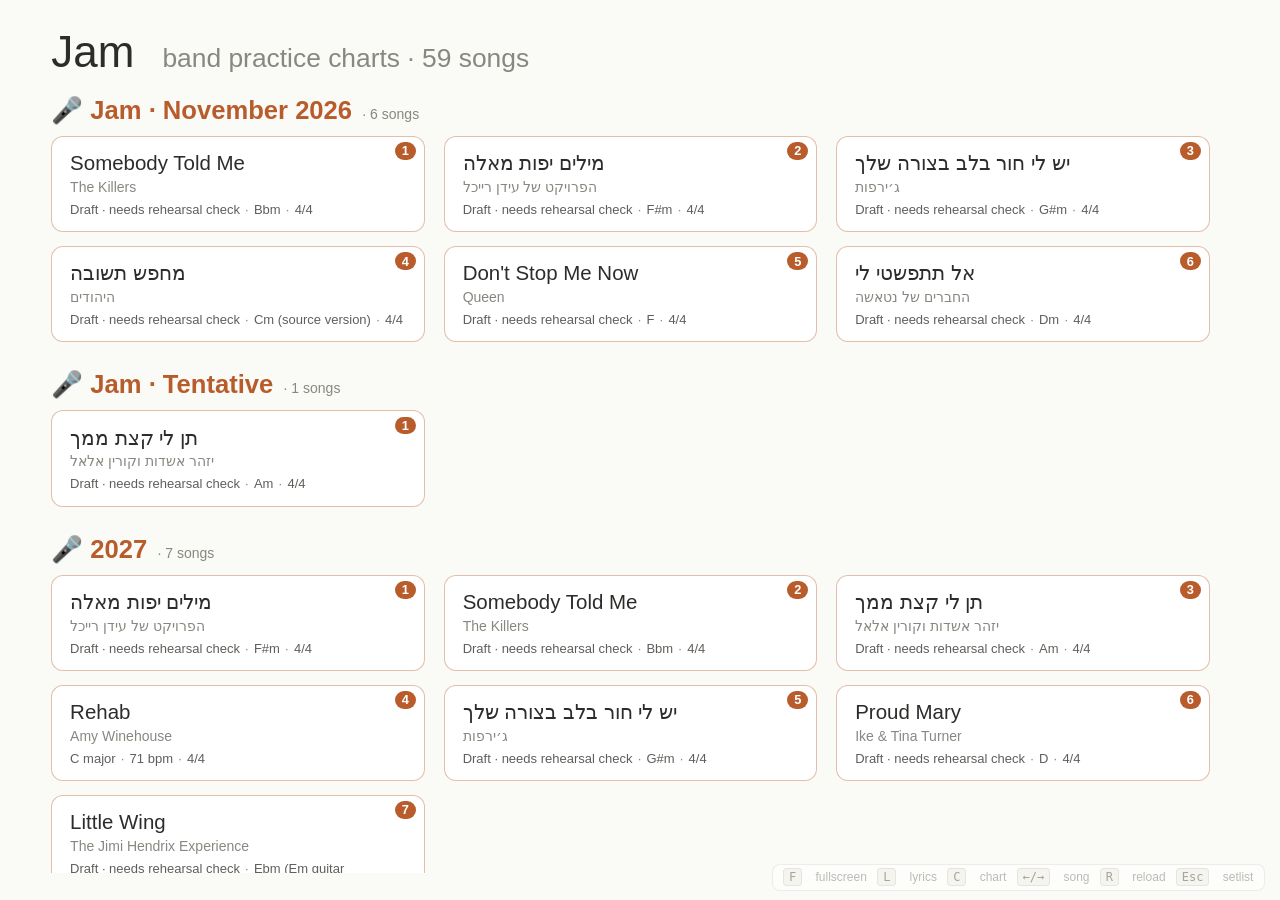
<file: index.html>
<!DOCTYPE html>
<html lang="en">
<head>
<meta charset="UTF-8">
<meta name="viewport" content="width=device-width,initial-scale=1,viewport-fit=cover">
<title>Jam — band practice charts</title>
<link rel="stylesheet" href="styles.css">
</head>
<body>
  <div id="root"></div>
  <div id="hud" class="hud" aria-hidden="true">
    <span class="hud-key">F</span> fullscreen
    <span class="hud-key">L</span> lyrics
    <span class="hud-key">C</span> chart
    <span class="hud-key">←/→</span> song
    <span class="hud-key">R</span> reload
    <span class="hud-key">Esc</span> setlist
  </div>
  <script src="chord-renderer.js"></script>
  <script src="app.js"></script>
</body>
</html>
</file>
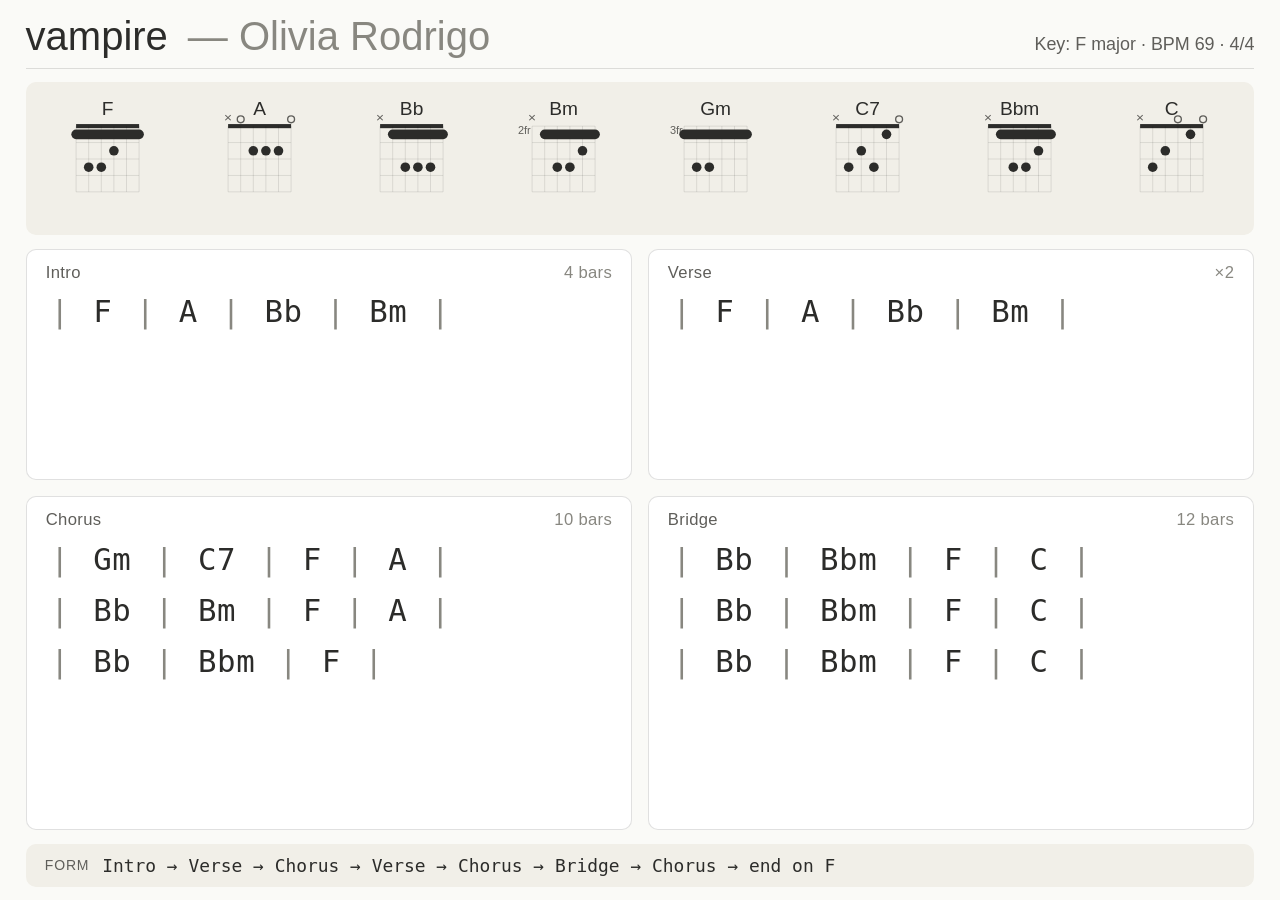
<file: vampire-chord-chart.html>
<!DOCTYPE html>
<html lang="en">
<head>
<meta charset="UTF-8">
<title>vampire — chord chart</title>
<style>
  :root{
    --bg:#fafaf7;--surface:#ffffff;--surface-2:#f1efe8;
    --text:#2c2c2a;--text-2:#5f5e5a;--text-3:#888780;
    --border:rgba(0,0,0,0.12);
  }
  @media (prefers-color-scheme: dark){
    :root{--bg:#1c1c1b;--surface:#262624;--surface-2:#2c2c2a;
      --text:#f1efe8;--text-2:#b4b2a9;--text-3:#888780;--border:rgba(255,255,255,0.15);}
  }
  *{box-sizing:border-box;margin:0;padding:0}
  html,body{height:100%}
  body{
    background:var(--bg);color:var(--text);
    font-family:-apple-system,BlinkMacSystemFont,"Segoe UI",sans-serif;
    padding:1.5vh 2vw;display:flex;flex-direction:column;gap:1.5vh;
  }
  .head{
    display:flex;justify-content:space-between;align-items:baseline;
    padding-bottom:1vh;border-bottom:1px solid var(--border);
  }
  .title{font-size:clamp(22px,3.2vw,40px);font-weight:500}
  .title .artist{color:var(--text-3);font-weight:400;margin-left:0.5em}
  .meta{font-size:clamp(13px,1.4vw,18px);color:var(--text-2)}
  .chords-row{
    display:grid;grid-template-columns:repeat(8,1fr);gap:1vw;
    padding:1.5vh 1vw;background:var(--surface-2);border-radius:10px;
    justify-items:center;
  }
  .chords-row svg{width:100%;height:auto;max-height:14vh}
  .sections{
    display:grid;grid-template-columns:1fr 1fr;gap:1.2vw;
    flex:1;min-height:0;
  }
  .sec{
    background:var(--surface);border:1px solid var(--border);
    border-radius:10px;padding:1.5vh 1.5vw;
    display:flex;flex-direction:column;gap:0.6vh;
  }
  .tag{
    display:flex;justify-content:space-between;align-items:baseline;
    font-size:clamp(13px,1.3vw,18px);color:var(--text-2);
    font-weight:500;letter-spacing:0.02em;
  }
  .tag .reps{color:var(--text-3);font-weight:400}
  .bars{
    font-family:ui-monospace,SFMono-Regular,Menlo,monospace;
    font-size:clamp(18px,2.4vw,32px);line-height:1.5;
    letter-spacing:0.02em;
  }
  .bars .sep{color:var(--text-3);margin:0 0.15em;font-weight:300}
  .bars .ch{color:var(--text);font-weight:500}
  .form{
    padding:1.2vh 1.5vw;background:var(--surface-2);border-radius:10px;
    display:flex;align-items:center;gap:1vw;flex-wrap:wrap;
  }
  .form .lbl{
    font-size:clamp(11px,1.1vw,14px);color:var(--text-2);
    font-weight:500;letter-spacing:0.06em;text-transform:uppercase;
  }
  .form .seq{
    font-family:ui-monospace,SFMono-Regular,Menlo,monospace;
    font-size:clamp(14px,1.4vw,20px);color:var(--text);
  }
  @media (max-width:700px){
    .chords-row{grid-template-columns:repeat(4,1fr)}
    .sections{grid-template-columns:1fr}
  }
</style>
</head>
<body>
  <div class="head">
    <div class="title">vampire<span class="artist">— Olivia Rodrigo</span></div>
    <div class="meta">Key: F major · BPM 69 · 4/4</div>
  </div>

  <div class="chords-row" id="chordsRow"></div>

  <div class="sections">
    <div class="sec">
      <div class="tag"><span>Intro</span><span class="reps">4 bars</span></div>
      <div class="bars"><span class="sep">|</span> <span class="ch">F</span> <span class="sep">|</span> <span class="ch">A</span> <span class="sep">|</span> <span class="ch">Bb</span> <span class="sep">|</span> <span class="ch">Bm</span> <span class="sep">|</span></div>
    </div>
    <div class="sec">
      <div class="tag"><span>Verse</span><span class="reps">×2</span></div>
      <div class="bars"><span class="sep">|</span> <span class="ch">F</span> <span class="sep">|</span> <span class="ch">A</span> <span class="sep">|</span> <span class="ch">Bb</span> <span class="sep">|</span> <span class="ch">Bm</span> <span class="sep">|</span></div>
    </div>
    <div class="sec">
      <div class="tag"><span>Chorus</span><span class="reps">10 bars</span></div>
      <div class="bars"><span class="sep">|</span> <span class="ch">Gm</span> <span class="sep">|</span> <span class="ch">C7</span> <span class="sep">|</span> <span class="ch">F</span> <span class="sep">|</span> <span class="ch">A</span> <span class="sep">|</span></div>
      <div class="bars"><span class="sep">|</span> <span class="ch">Bb</span> <span class="sep">|</span> <span class="ch">Bm</span> <span class="sep">|</span> <span class="ch">F</span> <span class="sep">|</span> <span class="ch">A</span> <span class="sep">|</span></div>
      <div class="bars"><span class="sep">|</span> <span class="ch">Bb</span> <span class="sep">|</span> <span class="ch">Bbm</span> <span class="sep">|</span> <span class="ch">F</span> <span class="sep">|</span></div>
    </div>
    <div class="sec">
      <div class="tag"><span>Bridge</span><span class="reps">12 bars</span></div>
      <div class="bars"><span class="sep">|</span> <span class="ch">Bb</span> <span class="sep">|</span> <span class="ch">Bbm</span> <span class="sep">|</span> <span class="ch">F</span> <span class="sep">|</span> <span class="ch">C</span> <span class="sep">|</span></div>
      <div class="bars"><span class="sep">|</span> <span class="ch">Bb</span> <span class="sep">|</span> <span class="ch">Bbm</span> <span class="sep">|</span> <span class="ch">F</span> <span class="sep">|</span> <span class="ch">C</span> <span class="sep">|</span></div>
      <div class="bars"><span class="sep">|</span> <span class="ch">Bb</span> <span class="sep">|</span> <span class="ch">Bbm</span> <span class="sep">|</span> <span class="ch">F</span> <span class="sep">|</span> <span class="ch">C</span> <span class="sep">|</span></div>
    </div>
  </div>

  <div class="form">
    <span class="lbl">Form</span>
    <span class="seq">Intro → Verse → Chorus → Verse → Chorus → Bridge → Chorus → end on F</span>
  </div>

<script>
const chordData = {
  F:   { frets: [1,3,3,2,1,1], barre: { fret: 1, from: 0, to: 5 } },
  A:   { frets: ['x',0,2,2,2,0] },
  Bb:  { frets: ['x',1,3,3,3,1], barre: { fret: 1, from: 1, to: 5 } },
  Bm:  { frets: ['x',2,4,4,3,2], barre: { fret: 2, from: 1, to: 5 } },
  Gm:  { frets: [3,5,5,3,3,3], barre: { fret: 3, from: 0, to: 5 } },
  C7:  { frets: ['x',3,2,3,1,0] },
  Bbm: { frets: ['x',1,3,3,2,1], barre: { fret: 1, from: 1, to: 5 } },
  C:   { frets: ['x',3,2,0,1,0] }
};
function renderChord(name, data) {
  const SW=70, SH=92, xL=12, xR=58, yT=22, yB=70;
  const stringX = i => xL + (xR - xL) * i / 5;
  const played = data.frets.filter(f => typeof f === 'number' && f > 0);
  const hasOpens = data.frets.some(f => f === 0);
  const lowFret = played.length ? Math.min(...played) : 1;
  const showNut = hasOpens || lowFret <= 1;
  const shift = showNut ? 0 : lowFret - 1;
  const diagFret = f => f - shift;
  const fretY = f => yT + (yB - yT) * (diagFret(f) - 0.5) / 4;
  let s = `<svg viewBox="0 0 ${SW} ${SH}" preserveAspectRatio="xMidYMid meet">`;
  s += `<text x="${SW/2}" y="14" font-size="14" font-weight="500" text-anchor="middle" fill="var(--text)">${name}</text>`;
  if (showNut) {
    s += `<rect x="${xL}" y="${yT - 1.5}" width="${xR - xL}" height="3" fill="var(--text)"/>`;
  } else {
    s += `<line x1="${xL}" y1="${yT}" x2="${xR}" y2="${yT}" stroke="var(--border)" stroke-width="0.6"/>`;
    s += `<text x="${xL - 1}" y="${yT + 6}" font-size="8" text-anchor="end" fill="var(--text-2)">${shift + 1}fr</text>`;
  }
  for (let f = 1; f <= 4; f++) {
    const y = yT + (yB - yT) * f / 4;
    s += `<line x1="${xL}" y1="${y}" x2="${xR}" y2="${y}" stroke="var(--border)" stroke-width="0.6"/>`;
  }
  for (let i = 0; i < 6; i++) {
    const x = stringX(i);
    s += `<line x1="${x}" y1="${yT}" x2="${x}" y2="${yB}" stroke="var(--border)" stroke-width="0.6"/>`;
  }
  if (data.barre) {
    const b = data.barre;
    const x1 = stringX(b.from), x2 = stringX(b.to), y = fretY(b.fret);
    s += `<rect x="${x1 - 3.5}" y="${y - 3.5}" width="${x2 - x1 + 7}" height="7" rx="3.5" fill="var(--text)"/>`;
  }
  data.frets.forEach((f, i) => {
    const x = stringX(i);
    if (f === 'x') {
      s += `<text x="${x}" y="19" font-size="10" text-anchor="middle" fill="var(--text-2)">×</text>`;
    } else if (f === 0) {
      s += `<circle cx="${x}" cy="17" r="2.5" fill="none" stroke="var(--text-2)" stroke-width="1"/>`;
    } else {
      if (data.barre && data.barre.fret === f && i >= data.barre.from && i <= data.barre.to) return;
      s += `<circle cx="${x}" cy="${fretY(f)}" r="3.5" fill="var(--text)"/>`;
    }
  });
  s += '</svg>';
  return s;
}
const row = document.getElementById('chordsRow');
Object.entries(chordData).forEach(([name, data]) => {
  const div = document.createElement('div');
  div.style.cssText = 'width:100%;display:flex;justify-content:center';
  div.innerHTML = renderChord(name, data);
  row.appendChild(div);
});
</script>
</body>
</html>
</file>
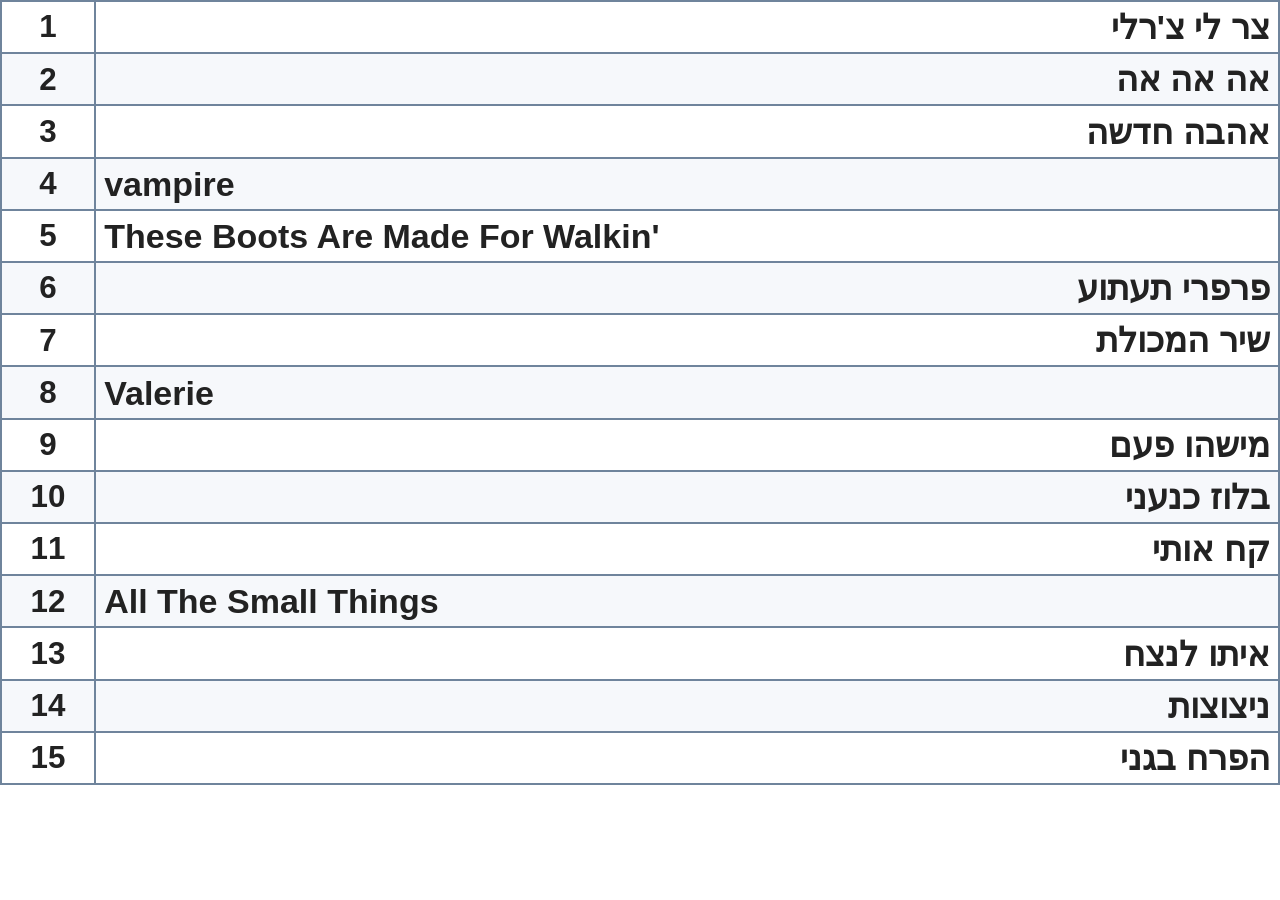
<file: docs/song-list-show-2026-05-29.html>
<!doctype html>
<html lang="en">
<head>
<meta charset="utf-8">
<title>Song List - Show 5/29/26</title>
<style>
@page {
  size: Letter landscape;
  margin: 0.16in 0.2in;
}
* { box-sizing: border-box; }
html, body {
  height: 8.18in;
}
body {
  margin: 0;
  color: #222222;
  font-family: Arial, Helvetica, sans-serif;
}
table {
  width: 100%;
  height: 8.18in;
  border-collapse: collapse;
  table-layout: fixed;
}
td {
  border: 1.9pt solid #6F849C;
  padding: 0.035in 0.085in;
  vertical-align: middle;
  overflow-wrap: anywhere;
}
td {
  font-size: 25.5pt;
  line-height: 1.0;
}
tbody tr { height: 0.535in; }
tr:nth-child(even) td { background: #F6F8FB; }
.num { width: 0.78in; text-align: center; font-weight: 800; font-size: 23.5pt; }
.song { width: 9.82in; font-weight: 800; }
</style>
</head>
<body>
  <table>
    <colgroup>
      <col style="width:0.78in">
      <col style="width:9.82in">
    </colgroup>
    <tbody>

            <tr>
              <td class="num">1</td>
              <td class="song" dir="auto">צר לי צ&#x27;רלי</td>
            </tr>

            <tr>
              <td class="num">2</td>
              <td class="song" dir="auto">אה אה אה</td>
            </tr>

            <tr>
              <td class="num">3</td>
              <td class="song" dir="auto">אהבה חדשה</td>
            </tr>

            <tr>
              <td class="num">4</td>
              <td class="song" dir="auto">vampire</td>
            </tr>

            <tr>
              <td class="num">5</td>
              <td class="song" dir="auto">These Boots Are Made For Walkin&#x27;</td>
            </tr>

            <tr>
              <td class="num">6</td>
              <td class="song" dir="auto">פרפרי תעתוע</td>
            </tr>

            <tr>
              <td class="num">7</td>
              <td class="song" dir="auto">שיר המכולת</td>
            </tr>

            <tr>
              <td class="num">8</td>
              <td class="song" dir="auto">Valerie</td>
            </tr>

            <tr>
              <td class="num">9</td>
              <td class="song" dir="auto">מישהו פעם</td>
            </tr>

            <tr>
              <td class="num">10</td>
              <td class="song" dir="auto">בלוז כנעני</td>
            </tr>

            <tr>
              <td class="num">11</td>
              <td class="song" dir="auto">קח אותי</td>
            </tr>

            <tr>
              <td class="num">12</td>
              <td class="song" dir="auto">All The Small Things</td>
            </tr>

            <tr>
              <td class="num">13</td>
              <td class="song" dir="auto">איתו לנצח</td>
            </tr>

            <tr>
              <td class="num">14</td>
              <td class="song" dir="auto">ניצוצות</td>
            </tr>

            <tr>
              <td class="num">15</td>
              <td class="song" dir="auto">הפרח בגני</td>
            </tr>

    </tbody>
  </table>
</body>
</html>
</file>
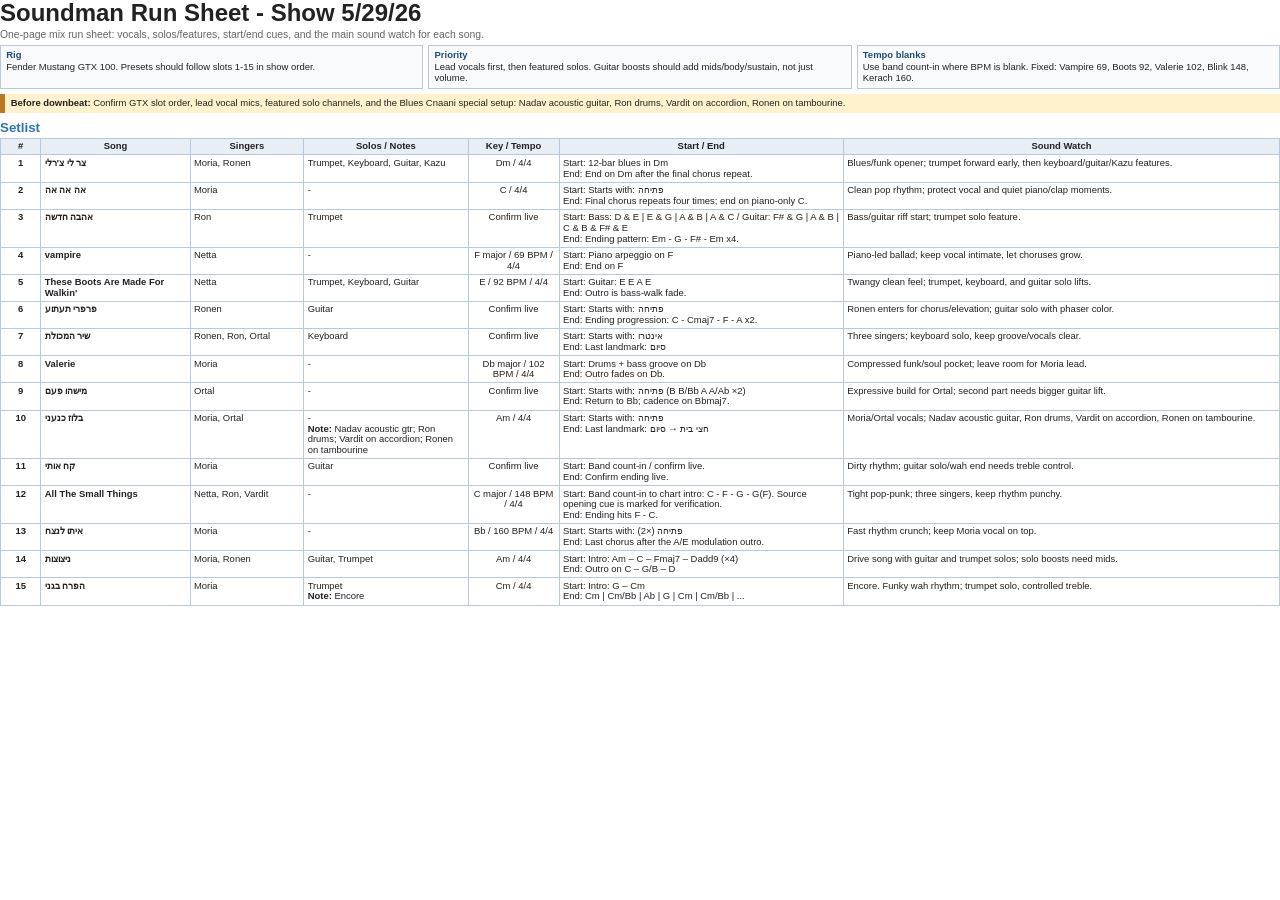
<file: docs/soundman-setlist-show-2026-05-29.html>
<!doctype html>
<html lang="en">
<head>
<meta charset="utf-8">
<title>Soundman Run Sheet - Show 5/29/26</title>
<style>
@page {
  size: Letter landscape;
  margin: 0.28in 0.32in 0.28in 0.32in;
  @bottom-center {
    content: "Jam - Show 5/29/26 soundman sheet - " counter(page) " / " counter(pages);
    color: #666;
    font-size: 7pt;
  }
}
* { box-sizing: border-box; }
body {
  margin: 0;
  color: #222222;
  font-family: Arial, Helvetica, sans-serif;
  font-size: 7.1pt;
  line-height: 1.13;
}
h1 {
  margin: 0 0 0.035in 0;
  font-size: 18pt;
  line-height: 1.05;
  color: #222222;
}
h2 {
  margin: 0.07in 0 0.035in 0;
  font-size: 10pt;
  color: #2E74B5;
}
p { margin: 0 0 0.035in 0; }
.subtitle {
  color: #666666;
  font-size: 7.8pt;
  margin-bottom: 0.05in;
}
.meta-grid {
  display: grid;
  grid-template-columns: 1fr 1fr 1fr;
  gap: 0.05in;
  margin: 0.05in 0 0.05in 0;
}
.box {
  border: 1px solid #B7C9DC;
  background: #F8FAFC;
  padding: 0.045in 0.055in;
  min-height: 0.34in;
}
.box strong {
  color: #1F4D78;
  display: block;
  margin-bottom: 0.01in;
}
.warn {
  border-left: 5px solid #B7791F;
  background: #FFF2CC;
  padding: 0.045in 0.06in;
  margin: 0.04in 0 0.055in 0;
}
table {
  border-collapse: collapse;
  width: 100%;
  table-layout: fixed;
  page-break-inside: auto;
}
th, td {
  border: 1px solid #B7C9DC;
  padding: 0.025in 0.035in;
  vertical-align: top;
  overflow-wrap: anywhere;
}
th {
  background: #E8EEF5;
  color: #222222;
  font-weight: 700;
  text-align: center;
}
tr { break-inside: avoid; page-break-inside: avoid; }
.num { width: 0.32in; text-align: center; font-weight: 700; }
.song { width: 1.18in; font-weight: 700; }
.facts { width: 0.72in; text-align: center; }
.singers { width: 0.9in; }
.features { width: 1.3in; }
.cue { width: 2.25in; }
.guide { width: 3.45in; }
strong { font-weight: 700; }
</style>
</head>
<body>
  <h1>Soundman Run Sheet - Show 5/29/26</h1>
  <p class="subtitle">One-page mix run sheet: vocals, solos/features, start/end cues, and the main sound watch for each song.</p>
  <div class="meta-grid">
    <div class="box"><strong>Rig</strong>Fender Mustang GTX 100. Presets should follow slots 1-15 in show order.</div>
    <div class="box"><strong>Priority</strong>Lead vocals first, then featured solos. Guitar boosts should add mids/body/sustain, not just volume.</div>
    <div class="box"><strong>Tempo blanks</strong>Use band count-in where BPM is blank. Fixed: Vampire 69, Boots 92, Valerie 102, Blink 148, Kerach 160.</div>
  </div>
  <div class="warn"><strong>Before downbeat:</strong> Confirm GTX slot order, lead vocal mics, featured solo channels, and the Blues Cnaani special setup: Nadav acoustic guitar, Ron drums, Vardit on accordion, Ronen on tambourine.</div>

  <h2>Setlist</h2>
  <table>
    <colgroup>
      <col style="width:0.32in">
      <col style="width:1.18in">
      <col style="width:0.9in">
      <col style="width:1.3in">
      <col style="width:0.72in">
      <col style="width:2.25in">
      <col style="width:3.45in">
    </colgroup>
    <thead>
      <tr>
        <th>#</th>
        <th>Song</th>
        <th>Singers</th>
        <th>Solos / Notes</th>
        <th>Key / Tempo</th>
        <th>Start / End</th>
        <th>Sound Watch</th>
      </tr>
    </thead>
    <tbody>

            <tr>
              <td class="num">1</td>
              <td class="song"><strong dir="auto">צר לי צ&#x27;רלי</strong></td>
              <td>Moria, Ronen</td>
              <td>Trumpet, Keyboard, Guitar, Kazu</td>
              <td class="facts">Dm / 4/4</td>
              <td>Start: 12-bar blues in Dm<br>End: End on Dm after the final chorus repeat.</td>
              <td>Blues/funk opener; trumpet forward early, then keyboard/guitar/Kazu features.</td>
            </tr>

            <tr>
              <td class="num">2</td>
              <td class="song"><strong dir="auto">אה אה אה</strong></td>
              <td>Moria</td>
              <td>-</td>
              <td class="facts">C / 4/4</td>
              <td>Start: Starts with: פתיחה<br>End: Final chorus repeats four times; end on piano-only C.</td>
              <td>Clean pop rhythm; protect vocal and quiet piano/clap moments.</td>
            </tr>

            <tr>
              <td class="num">3</td>
              <td class="song"><strong dir="auto">אהבה חדשה</strong></td>
              <td>Ron</td>
              <td>Trumpet</td>
              <td class="facts">Confirm live</td>
              <td>Start: Bass: D &amp; E | E &amp; G | A &amp; B | A &amp; C   /   Guitar: F# &amp; G | A &amp; B | C &amp; B &amp; F# &amp; E<br>End: Ending pattern: Em - G - F# - Em x4.</td>
              <td>Bass/guitar riff start; trumpet solo feature.</td>
            </tr>

            <tr>
              <td class="num">4</td>
              <td class="song"><strong dir="auto">vampire</strong></td>
              <td>Netta</td>
              <td>-</td>
              <td class="facts">F major / 69 BPM / 4/4</td>
              <td>Start: Piano arpeggio on F<br>End: End on F</td>
              <td>Piano-led ballad; keep vocal intimate, let choruses grow.</td>
            </tr>

            <tr>
              <td class="num">5</td>
              <td class="song"><strong dir="auto">These Boots Are Made For Walkin&#x27;</strong></td>
              <td>Netta</td>
              <td>Trumpet, Keyboard, Guitar</td>
              <td class="facts">E / 92 BPM / 4/4</td>
              <td>Start: Guitar: E E A E<br>End: Outro is bass-walk fade.</td>
              <td>Twangy clean feel; trumpet, keyboard, and guitar solo lifts.</td>
            </tr>

            <tr>
              <td class="num">6</td>
              <td class="song"><strong dir="auto">פרפרי תעתוע</strong></td>
              <td>Ronen</td>
              <td>Guitar</td>
              <td class="facts">Confirm live</td>
              <td>Start: Starts with: פתיחה<br>End: Ending progression: C - Cmaj7 - F - A x2.</td>
              <td>Ronen enters for chorus/elevation; guitar solo with phaser color.</td>
            </tr>

            <tr>
              <td class="num">7</td>
              <td class="song"><strong dir="auto">שיר המכולת</strong></td>
              <td>Ronen, Ron, Ortal</td>
              <td>Keyboard</td>
              <td class="facts">Confirm live</td>
              <td>Start: Starts with: אינטרו<br>End: Last landmark: סיום</td>
              <td>Three singers; keyboard solo, keep groove/vocals clear.</td>
            </tr>

            <tr>
              <td class="num">8</td>
              <td class="song"><strong dir="auto">Valerie</strong></td>
              <td>Moria</td>
              <td>-</td>
              <td class="facts">Db major / 102 BPM / 4/4</td>
              <td>Start: Drums + bass groove on Db<br>End: Outro fades on Db.</td>
              <td>Compressed funk/soul pocket; leave room for Moria lead.</td>
            </tr>

            <tr>
              <td class="num">9</td>
              <td class="song"><strong dir="auto">מישהו פעם</strong></td>
              <td>Ortal</td>
              <td>-</td>
              <td class="facts">Confirm live</td>
              <td>Start: Starts with: פתיחה (B B/Bb A A/Ab ×2)<br>End: Return to Bb; cadence on Bbmaj7.</td>
              <td>Expressive build for Ortal; second part needs bigger guitar lift.</td>
            </tr>

            <tr>
              <td class="num">10</td>
              <td class="song"><strong dir="auto">בלוז כנעני</strong></td>
              <td>Moria, Ortal</td>
              <td>-<br><strong>Note:</strong> Nadav acoustic gtr; Ron drums; Vardit on accordion; Ronen on tambourine</td>
              <td class="facts">Am / 4/4</td>
              <td>Start: Starts with: פתיחה<br>End: Last landmark: חצי בית → סיום</td>
              <td>Moria/Ortal vocals; Nadav acoustic guitar, Ron drums, Vardit on accordion, Ronen on tambourine.</td>
            </tr>

            <tr>
              <td class="num">11</td>
              <td class="song"><strong dir="auto">קח אותי</strong></td>
              <td>Moria</td>
              <td>Guitar</td>
              <td class="facts">Confirm live</td>
              <td>Start: Band count-in / confirm live.<br>End: Confirm ending live.</td>
              <td>Dirty rhythm; guitar solo/wah end needs treble control.</td>
            </tr>

            <tr>
              <td class="num">12</td>
              <td class="song"><strong dir="auto">All The Small Things</strong></td>
              <td>Netta, Ron, Vardit</td>
              <td>-</td>
              <td class="facts">C major / 148 BPM / 4/4</td>
              <td>Start: Band count-in to chart intro: C - F - G - G(F). Source opening cue is marked for verification.<br>End: Ending hits F - C.</td>
              <td>Tight pop-punk; three singers, keep rhythm punchy.</td>
            </tr>

            <tr>
              <td class="num">13</td>
              <td class="song"><strong dir="auto">איתו לנצח</strong></td>
              <td>Moria</td>
              <td>-</td>
              <td class="facts">Bb / 160 BPM / 4/4</td>
              <td>Start: Starts with: פתיחה (×2)<br>End: Last chorus after the A/E modulation outro.</td>
              <td>Fast rhythm crunch; keep Moria vocal on top.</td>
            </tr>

            <tr>
              <td class="num">14</td>
              <td class="song"><strong dir="auto">ניצוצות</strong></td>
              <td>Moria, Ronen</td>
              <td>Guitar, Trumpet</td>
              <td class="facts">Am / 4/4</td>
              <td>Start: Intro: Am – C – Fmaj7 – Dadd9 (×4)<br>End: Outro on C – G/B – D</td>
              <td>Drive song with guitar and trumpet solos; solo boosts need mids.</td>
            </tr>

            <tr>
              <td class="num">15</td>
              <td class="song"><strong dir="auto">הפרח בגני</strong></td>
              <td>Moria</td>
              <td>Trumpet<br><strong>Note:</strong> Encore</td>
              <td class="facts">Cm / 4/4</td>
              <td>Start: Intro: G – Cm<br>End: Cm | Cm/Bb | Ab | G | Cm | Cm/Bb | ...</td>
              <td>Encore. Funky wah rhythm; trumpet solo, controlled treble.</td>
            </tr>

    </tbody>
  </table>
</body>
</html>
</file>
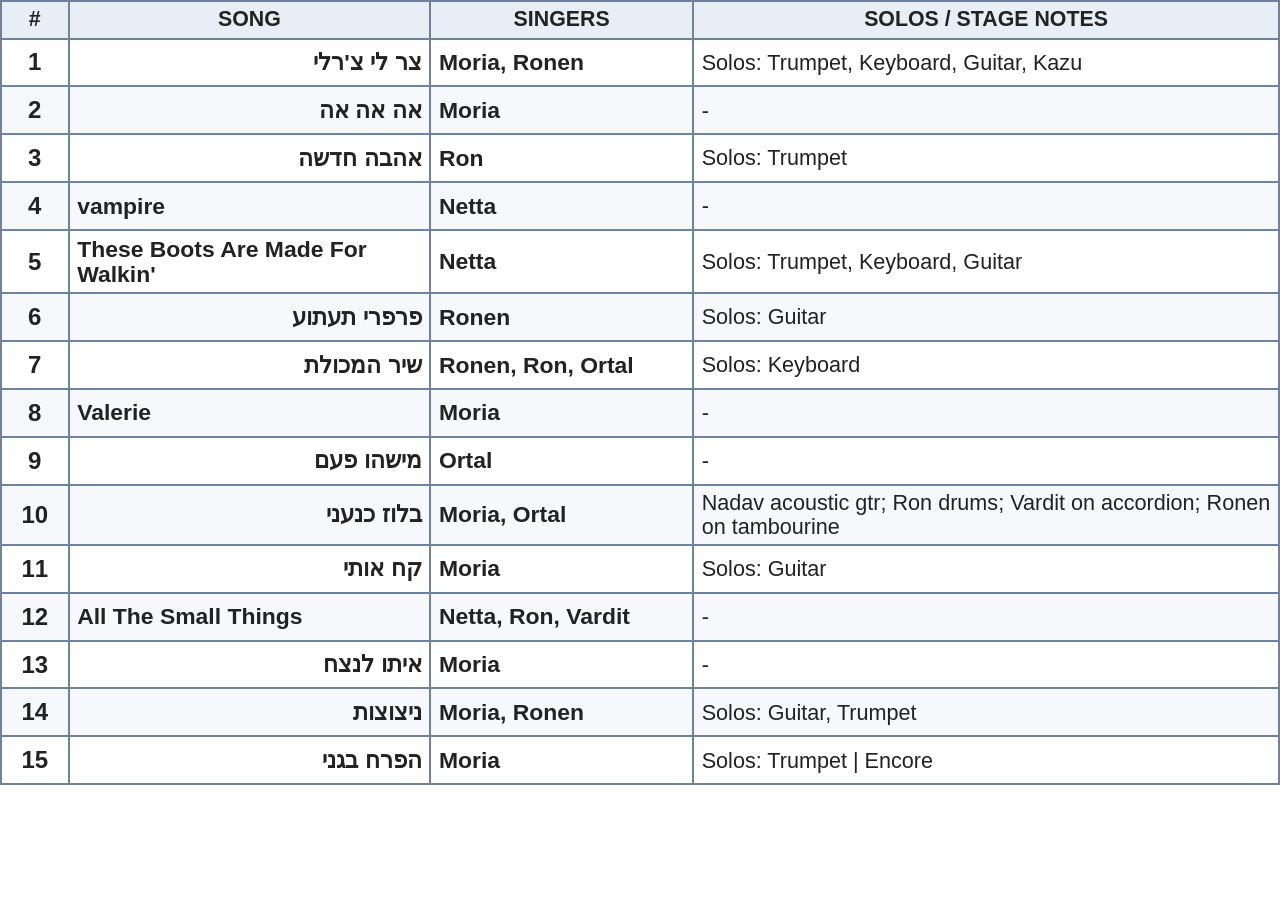
<file: docs/stage-setlist-show-2026-05-29.html>
<!doctype html>
<html lang="en">
<head>
<meta charset="utf-8">
<title>Stage Setlist - Show 5/29/26</title>
<style>
@page {
  size: Letter landscape;
  margin: 0.16in 0.2in;
}
* { box-sizing: border-box; }
html, body {
  height: 8.18in;
}
body {
  margin: 0;
  color: #222222;
  font-family: Arial, Helvetica, sans-serif;
}
table {
  width: 100%;
  height: 8.18in;
  border-collapse: collapse;
  table-layout: fixed;
}
th, td {
  border: 1.7pt solid #6F849C;
  padding: 0.055in 0.08in;
  vertical-align: middle;
  overflow-wrap: anywhere;
}
th {
  background: #E8EEF5;
  font-size: 16pt;
  text-transform: uppercase;
  letter-spacing: 0;
}
td {
  font-size: 17.2pt;
  line-height: 1.08;
}
tbody tr { height: 0.488in; }
tr:nth-child(even) td { background: #F6F8FB; }
.num { width: 0.56in; text-align: center; font-weight: 800; font-size: 18pt; }
.song { width: 3.0in; font-weight: 800; }
.singers { width: 2.18in; font-weight: 700; }
.notes { width: 4.86in; font-size: 16.2pt; }
</style>
</head>
<body>
  <table>
    <colgroup>
      <col style="width:0.56in">
      <col style="width:3.0in">
      <col style="width:2.18in">
      <col style="width:4.86in">
    </colgroup>
    <thead>
      <tr><th>#</th><th>Song</th><th>Singers</th><th>Solos / Stage Notes</th></tr>
    </thead>
    <tbody>

            <tr>
              <td class="num">1</td>
              <td class="song" dir="auto">צר לי צ&#x27;רלי</td>
              <td class="singers">Moria, Ronen</td>
              <td class="notes">Solos: Trumpet, Keyboard, Guitar, Kazu</td>
            </tr>

            <tr>
              <td class="num">2</td>
              <td class="song" dir="auto">אה אה אה</td>
              <td class="singers">Moria</td>
              <td class="notes">-</td>
            </tr>

            <tr>
              <td class="num">3</td>
              <td class="song" dir="auto">אהבה חדשה</td>
              <td class="singers">Ron</td>
              <td class="notes">Solos: Trumpet</td>
            </tr>

            <tr>
              <td class="num">4</td>
              <td class="song" dir="auto">vampire</td>
              <td class="singers">Netta</td>
              <td class="notes">-</td>
            </tr>

            <tr>
              <td class="num">5</td>
              <td class="song" dir="auto">These Boots Are Made For Walkin&#x27;</td>
              <td class="singers">Netta</td>
              <td class="notes">Solos: Trumpet, Keyboard, Guitar</td>
            </tr>

            <tr>
              <td class="num">6</td>
              <td class="song" dir="auto">פרפרי תעתוע</td>
              <td class="singers">Ronen</td>
              <td class="notes">Solos: Guitar</td>
            </tr>

            <tr>
              <td class="num">7</td>
              <td class="song" dir="auto">שיר המכולת</td>
              <td class="singers">Ronen, Ron, Ortal</td>
              <td class="notes">Solos: Keyboard</td>
            </tr>

            <tr>
              <td class="num">8</td>
              <td class="song" dir="auto">Valerie</td>
              <td class="singers">Moria</td>
              <td class="notes">-</td>
            </tr>

            <tr>
              <td class="num">9</td>
              <td class="song" dir="auto">מישהו פעם</td>
              <td class="singers">Ortal</td>
              <td class="notes">-</td>
            </tr>

            <tr>
              <td class="num">10</td>
              <td class="song" dir="auto">בלוז כנעני</td>
              <td class="singers">Moria, Ortal</td>
              <td class="notes">Nadav acoustic gtr; Ron drums; Vardit on accordion; Ronen on tambourine</td>
            </tr>

            <tr>
              <td class="num">11</td>
              <td class="song" dir="auto">קח אותי</td>
              <td class="singers">Moria</td>
              <td class="notes">Solos: Guitar</td>
            </tr>

            <tr>
              <td class="num">12</td>
              <td class="song" dir="auto">All The Small Things</td>
              <td class="singers">Netta, Ron, Vardit</td>
              <td class="notes">-</td>
            </tr>

            <tr>
              <td class="num">13</td>
              <td class="song" dir="auto">איתו לנצח</td>
              <td class="singers">Moria</td>
              <td class="notes">-</td>
            </tr>

            <tr>
              <td class="num">14</td>
              <td class="song" dir="auto">ניצוצות</td>
              <td class="singers">Moria, Ronen</td>
              <td class="notes">Solos: Guitar, Trumpet</td>
            </tr>

            <tr>
              <td class="num">15</td>
              <td class="song" dir="auto">הפרח בגני</td>
              <td class="singers">Moria</td>
              <td class="notes">Solos: Trumpet | Encore</td>
            </tr>

    </tbody>
  </table>
</body>
</html>
</file>
<file: styles.css>
:root {
  --bg:#fafaf7; --surface:#ffffff; --surface-2:#f1efe8;
  --text:#2c2c2a; --text-2:#5f5e5a; --text-3:#888780;
  --accent:#b85c2c;
  --border:rgba(0,0,0,0.12);
}
@media (prefers-color-scheme: dark) {
  :root {
    --bg:#1c1c1b; --surface:#262624; --surface-2:#2c2c2a;
    --text:#f1efe8; --text-2:#b4b2a9; --text-3:#888780;
    --accent:#e08552;
    --border:rgba(255,255,255,0.15);
  }
}
body.theme-light {
  --bg:#fafaf7; --surface:#ffffff; --surface-2:#f1efe8;
  --text:#2c2c2a; --text-2:#5f5e5a; --text-3:#888780;
  --accent:#b85c2c;
  --border:rgba(0,0,0,0.12);
}
body.theme-dark {
  --bg:#1c1c1b; --surface:#262624; --surface-2:#2c2c2a;
  --text:#f1efe8; --text-2:#b4b2a9; --text-3:#888780;
  --accent:#e08552;
  --border:rgba(255,255,255,0.15);
}

* { box-sizing: border-box; margin: 0; padding: 0; }
html, body { height: 100%; }
html { min-height: -webkit-fill-available; }
body {
  background: var(--bg); color: var(--text);
  font-family: -apple-system, BlinkMacSystemFont, "Segoe UI", sans-serif;
  overflow: hidden;
  min-height: 100dvh;
  -webkit-tap-highlight-color: transparent;
}
button, [role="button"] { touch-action: manipulation; }
#root { height: 100%; min-height: 100dvh; display: flex; flex-direction: column; }

/* ---------------- Picker ---------------- */
.picker {
  height: 100%; display: flex; flex-direction: column;
  padding: 3vh 4vw; gap: 2vh;
}
.picker h1 {
  font-size: clamp(24px, 3.5vw, 44px); font-weight: 500;
}
.picker h1 .sub {
  color: var(--text-3); font-weight: 400; margin-left: 0.6em;
  font-size: 0.6em;
}
.picker .grid {
  display: grid;
  grid-template-columns: repeat(auto-fill, minmax(min(280px, 100%), 1fr));
  gap: 1.5vh 1.5vw;
  padding-right: 1vw;
}
.picker-scroll {
  flex: 1; min-height: 0; overflow-y: auto;
  display: flex; flex-direction: column; gap: 3vh;
  padding-right: 0.5vw;
}
.setlist-section { display: flex; flex-direction: column; gap: 1.2vh; }
.setlist-h {
  font-size: clamp(18px, 2vw, 26px); font-weight: 600;
  color: var(--accent);
  display: flex; align-items: baseline; gap: 0.4em;
}
.setlist-h.other { color: var(--text-2); }
.setlist-h .count {
  color: var(--text-3); font-weight: 400;
  font-size: clamp(12px, 1.1vw, 14px);
}
.song-card { position: relative; }
.song-card.show-song { border-color: rgba(184, 92, 44, 0.4); }
.song-card.show-song:hover { border-color: var(--accent); }
.show-badge {
  position: absolute; top: 0.6vh; right: 0.6vw;
  background: var(--accent); color: white;
  font-size: clamp(11px, 1vw, 13px);
  font-weight: 600;
  padding: 0.1em 0.55em;
  border-radius: 999px;
  min-width: 1.6em; text-align: center;
}
.lyric-section[dir="rtl"] .show-badge { right: auto; left: 0.6vw; }
.song-card {
  background: var(--surface); border: 1px solid var(--border);
  border-radius: 12px; padding: 1.6vh 1.4vw;
  display: flex; flex-direction: column; gap: 0.4vh;
  cursor: pointer; transition: transform .12s ease, border-color .12s;
  font: inherit; color: inherit; text-align: left;
}
.song-card:hover { transform: translateY(-1px); border-color: var(--accent); }
.song-card .title {
  font-size: clamp(16px, 1.6vw, 22px); font-weight: 500;
}
.song-card .artist {
  font-size: clamp(12px, 1.1vw, 14px); color: var(--text-3);
}
.song-card .meta {
  font-size: clamp(11px, 1.05vw, 13px); color: var(--text-2);
  margin-top: 0.4vh;
}
.song-card .meta .dot { margin: 0 0.4em; color: var(--text-3); }

/* ---------------- Song view shell ---------------- */
.song { height: 100%; display: flex; flex-direction: column; padding: 1.4vh 1.8vw; gap: 1vh; }
.song-body {
  flex: 1; min-height: 0;
  display: grid;
  grid-template-columns: minmax(230px, 19vw) 1fr;
  gap: 1.2vw;
  /* Pin form-side to the left even when the song is RTL — Hebrew chars
     inside the sidebar still render right-to-left via Unicode bidi. */
  direction: ltr;
}
.form-side {
  background: var(--surface-2); border-radius: 10px;
  padding: 1vh 0.9vw;
  display: flex; flex-direction: column; gap: 0.4vh;
  min-height: 0; overflow: hidden;
}
.form-list {
  display: flex; flex-direction: column; gap: 0.4vh;
  min-height: 0;
}
.form-side .lbl {
  font-size: clamp(10px, 1vw, 13px); color: var(--text-2);
  font-weight: 600; letter-spacing: 0.08em; text-transform: uppercase;
  padding-bottom: 0.4vh; border-bottom: 1px solid var(--border); margin-bottom: 0.4vh;
}
.form-side ol {
  list-style: none; counter-reset: form-step;
  display: flex; flex-direction: column; gap: 0.4vh;
  min-height: 0;
  overflow-y: auto;
  font-family: ui-monospace, SFMono-Regular, Menlo, monospace;
  font-size: clamp(16px, 1.7vw, 23px);
  font-weight: 700;
  line-height: 1.25;
  color: var(--text);
}
.form-side ol li {
  counter-increment: form-step;
  padding: 0.25vh 0.4vw;
  border-radius: 4px;
  display: flex; align-items: baseline; gap: 0.5em;
}
.form-side ol li::before {
  content: counter(form-step);
  color: var(--text-3); font-size: 0.75em; min-width: 1.4em;
  font-weight: 500;
}
.form-side ol li.note {
  color: var(--text-2); font-style: italic;
}
.amp-preset {
  margin-top: auto;
  padding-top: 0.7vh;
  border-top: 1px solid var(--border);
  flex: 0 0 auto;
}
.amp-preset img {
  display: block;
  width: 100%;
  max-height: 18vh;
  object-fit: contain;
  border: 1px solid var(--border);
  border-radius: 6px;
  background: #000;
}
.song-main {
  min-height: 0; min-width: 0;
  display: flex; flex-direction: column; gap: 1vh;
  touch-action: pan-y;
}
.song-main #view-area { flex: 1 1 0; min-height: 0; display: flex; flex-direction: column; }
.song-head {
  display: flex; justify-content: space-between; align-items: baseline;
  padding-bottom: 0.8vh; border-bottom: 1px solid var(--border);
  gap: 1vw; flex-wrap: wrap;
}
.song-head .title-block {
  display: flex; align-items: baseline; gap: 0.7em;
}
.show-pill {
  background: var(--accent); color: white;
  font-size: clamp(11px, 1vw, 14px);
  font-weight: 600;
  padding: 0.15em 0.6em;
  border-radius: 999px;
  align-self: center;
}
.song-head .title {
  font-size: clamp(24px, 3.2vw, 42px); font-weight: 500;
}
.song-head .artist {
  color: var(--text-3); font-weight: 400;
  font-size: clamp(15px, 1.6vw, 24px);
}
.song-head .meta {
  font-size: clamp(13px, 1.4vw, 19px); color: var(--text-2);
  display: flex; align-items: baseline; gap: 0.7vw; flex-wrap: wrap;
}
.song-head .meta .dot { color: var(--text-3); }
.song-head .meta .cue { color: var(--accent); font-weight: 500; }
.song-tools {
  display: flex; align-items: center; justify-content: flex-end;
  gap: 0.7vw; flex-wrap: wrap;
}
.song-head .view-toggle {
  display: inline-flex; gap: 0; border: 1px solid var(--border); border-radius: 8px; overflow: hidden;
}
.song-head .view-toggle button {
  background: transparent; border: 0; color: var(--text-2);
  padding: 0.5vh 1vw; font: inherit; font-size: clamp(11px, 1.1vw, 14px);
  cursor: pointer;
}
.song-head .view-toggle button.active {
  background: var(--surface); color: var(--text);
}
.song-actions {
  display: none; align-items: center; gap: 0.45rem;
}
.song-action {
  min-width: 44px; min-height: 44px;
  border: 1px solid var(--border); border-radius: 8px;
  background: var(--surface); color: var(--text);
  padding: 0.45rem 0.75rem;
  font: inherit; font-size: clamp(13px, 1.1vw, 15px);
  font-weight: 600; cursor: pointer;
}
.song-action.icon {
  width: 44px; padding: 0;
  font-size: 24px; line-height: 1;
}
.song-action:active,
.song-head .view-toggle button:active,
.song-card:active {
  transform: translateY(1px);
}
.song-position {
  color: var(--text-2);
  font-size: clamp(12px, 1.1vw, 15px);
  font-weight: 700;
  min-width: 3.8em;
  text-align: center;
}

/* ---------------- Chart view ---------------- */
.chart {
  flex: 1; min-height: 0; display: flex; flex-direction: column; gap: 1vh;
  min-width: 0;
}

/* Slide-image chart: when a song has pptx slides, the chart view is just
   the slide image(s). Hide the duplicate form list, but keep the amp preset
   visible when the song has one. */
body.slide-chart .song-body {
  grid-template-columns: 1fr;
}
body.slide-chart.has-amp-preset .song-body {
  grid-template-columns: minmax(190px, 16vw) 1fr;
}
body.slide-chart:not(.has-amp-preset) .form-side { display: none; }
body.slide-chart .form-list { display: none; }
body.slide-chart .amp-preset {
  margin-top: auto;
  padding-top: 0;
  border-top: 0;
}
body.slide-chart .amp-preset img {
  max-height: 64vh;
}
.slide-chart-body {
  flex: 1; min-height: 0;
  display: flex; flex-direction: column;
  gap: 1vh;
}
.slide-img {
  flex: 1 1 0;
  min-height: 0;
  width: 100%; height: 100%;
  object-fit: contain;
  object-position: center;
  background: white;
  border-radius: 6px;
}
/* Sections flow top-to-bottom in each column; the browser balances
   content across columns (default column-fill: balance). Direction
   (RTL/LTR) is set inline by app.js so Hebrew songs flow right-to-left. */
.sections {
  flex: 1 1 auto;
  min-height: 0;
  column-count: 2;
  column-gap: 1.4vw;
  column-fill: auto;
}
.sec.col-break {
  break-before: column;
  -webkit-column-break-before: always;
}
.sec {
  /* Inside each .sec keep LTR for chord names. */
  direction: ltr;
  background: var(--surface); border: 1px solid var(--border);
  border-radius: 10px; padding: 1vh 1.2vw;
  display: flex; flex-direction: column; gap: 0.4vh;
  margin-bottom: 1vh;
  break-inside: avoid;
  page-break-inside: avoid;
}
.sec .tag {
  display: flex; justify-content: space-between; align-items: baseline;
  font-size: clamp(12px, 1.25vw, 17px); color: var(--text-2);
  font-weight: 500; letter-spacing: 0.02em;
}
.sec .tag .reps { color: var(--text-3); font-weight: 400; }
.sec .bars {
  font-family: ui-monospace, SFMono-Regular, Menlo, monospace;
  line-height: 1.45;
  letter-spacing: 0.02em;
}
.sec .bars .sep { color: var(--text-3); margin: 0 0.15em; font-weight: 300; }
.sec .bars .ch  { color: var(--text); font-weight: 500; }

/* (form-line removed — form now rendered in left sidebar) */

/* ---------------- Lyrics view ---------------- */
.lyrics {
  flex: 1; min-height: 0; min-width: 0;
  background: var(--surface); border: 1px solid var(--border); border-radius: 10px;
  padding: 1.2vh 1.4vw;
  overflow: hidden;
}
.lyrics-grid {
  height: 100%;
  display: flex; gap: 1.6vw;
  align-items: flex-start;
}
.lyrics-grid .col {
  flex: 1 1 0; min-width: 0;
  display: flex; flex-direction: column; gap: 0.7vh;
  border-right: 1px solid var(--border);
  padding-right: 1.4vw;
}
.lyrics-grid .col:last-child { border-right: 0; padding-right: 0; }
.lyric-section { break-inside: avoid; page-break-inside: avoid; }
.lyric-section .name {
  font-size: clamp(11px, 1.1vw, 14px);
  color: var(--accent); text-transform: uppercase; letter-spacing: 0.08em;
  font-weight: 600; margin-bottom: 0.4vh;
}
.lyric-line {
  display: flex; flex-wrap: wrap;
  align-items: flex-end;
  line-height: 1.0;
  margin-bottom: 0.7vh;
}
.lyric-line.chord-only { gap: 0.6em; }
.seg { display: inline-flex; flex-direction: column; align-items: flex-start; }
.seg .chord {
  font-family: ui-monospace, SFMono-Regular, Menlo, monospace;
  color: var(--accent); font-weight: 600;
  margin-bottom: 0.2em;
  white-space: nowrap;
}
.seg .text { white-space: pre; }
.seg.no-text .text { display: none; }
.seg.no-text { padding-right: 0.5em; }
.seg.no-chord .chord { visibility: hidden; }

.lyric-section[dir="rtl"] .lyric-line { direction: rtl; }
.lyric-section[dir="rtl"] .seg .chord { direction: ltr; }

.lyrics-empty {
  display: flex; flex-direction: column; align-items: center; justify-content: center;
  height: 100%; color: var(--text-3); gap: 1vh;
  text-align: center;
}
.lyrics-empty .big { font-size: clamp(18px, 2.4vw, 32px); }
.lyrics-empty code {
  background: var(--surface-2); padding: 0.2em 0.5em; border-radius: 6px;
  font-family: ui-monospace, SFMono-Regular, Menlo, monospace;
}

/* ---------------- HUD ---------------- */
.hud {
  position: fixed; bottom: 1vh; right: 1.2vw;
  font-size: clamp(10px, 0.95vw, 12px); color: var(--text-3);
  display: flex; gap: 0.8vw; align-items: center;
  background: var(--surface);
  border: 1px solid var(--border); border-radius: 8px;
  padding: 0.4vh 0.8vw;
  opacity: 0.55; transition: opacity 0.18s;
  pointer-events: none;
  user-select: none;
}
.hud:hover { opacity: 1; }
body:hover .hud { opacity: 0.9; }
.hud-key {
  font-family: ui-monospace, SFMono-Regular, Menlo, monospace;
  background: var(--surface-2); border: 1px solid var(--border);
  padding: 1px 5px; border-radius: 4px; color: var(--text-2); font-weight: 500;
  margin-right: 0.25em;
}
body.fullscreen .hud { display: none; }

.wake-status {
  position: fixed; left: 1vw; bottom: 1vh;
  font-size: clamp(10px, 0.95vw, 12px);
  background: var(--surface); border: 1px solid var(--border);
  padding: 0.3vh 0.7vw; border-radius: 6px;
  color: var(--text-2);
  pointer-events: none; user-select: none;
  z-index: 9; transition: opacity 0.4s;
}
.wake-status.on   { color: var(--accent); border-color: var(--accent); }
.wake-status.warn { color: #d34c3a; border-color: #d34c3a; }
.wake-status.off  { display: none; }

/* ---------------- Sizes by section count ---------------- */
/* (old cols-N grid rules removed — sections now use CSS multi-column flow) */

/* ---------------- Responsive: tablet ---------------- */
@media (max-width: 1024px) {
  /* Narrower sidebar, smaller form font so chart gets more room. */
  .song-body { grid-template-columns: minmax(190px, 20vw) 1fr; }
  .form-side ol { font-size: clamp(16px, 2vw, 26px); gap: 0.3vh; }
  .form-side ol li { padding: 0.2vh 0.3vw; }
  .picker .grid {
    grid-template-columns: repeat(auto-fill, minmax(min(220px, 100%), 1fr));
  }
}

@media (max-width: 1024px), (hover: none) and (pointer: coarse) {
  .song-head { align-items: flex-start; }
  .song-tools {
    width: 100%;
    justify-content: space-between;
  }
  .song-actions {
    display: flex;
    flex-wrap: wrap;
    justify-content: flex-end;
  }
  .song-head .view-toggle button {
    min-width: 72px;
    min-height: 44px;
    padding: 0.55rem 0.9rem;
    font-size: clamp(14px, 1.6vw, 18px);
    font-weight: 650;
  }
}

/* ---------------- Responsive: small tablet / large phone ---------------- */
@media (max-width: 768px) {
  /* Sidebar moves above the main content, becomes a horizontal scroll strip. */
  .song-body {
    grid-template-columns: 1fr;
    grid-template-rows: auto 1fr;
    gap: 1vh;
  }
  .form-side {
    flex-direction: row;
    align-items: center;
    overflow-x: auto;
    overflow-y: hidden;
    padding: 0.6vh 1vw;
    gap: 0.8vw;
    max-height: 16vh;
  }
  .form-list {
    flex-direction: row;
    align-items: center;
    min-width: 0;
  }
  .form-side .lbl {
    margin: 0; padding: 0;
    border-bottom: 0; border-right: 1px solid var(--border);
    padding-right: 0.6em;
    white-space: nowrap;
  }
  .form-side ol {
    flex-direction: row;
    gap: 0.6em;
    font-size: clamp(15px, 3.8vw, 22px);
    overflow-x: auto;
    overflow-y: hidden;
    white-space: nowrap;
    flex: 1; min-width: 0;
  }
  .form-side ol li {
    border: 1px solid var(--border);
    border-radius: 6px;
    padding: 0.3vh 0.5em;
    flex-shrink: 0;
  }
  .amp-preset {
    margin-top: 0;
    padding-top: 0;
    padding-left: 0.8vw;
    border-top: 0;
    border-left: 1px solid var(--border);
    flex: 0 0 auto;
  }
  .amp-preset img {
    width: auto;
    height: 12vh;
    max-height: 12vh;
  }
  .sections { column-count: 1 !important; column-width: auto !important; }
  .song-head {
    flex-direction: column;
    align-items: stretch;
    gap: 0.5vh;
  }
  .song-head .title-block { flex-wrap: wrap; gap: 0.4em; }
  .song-head .meta { flex-wrap: wrap; gap: 0.4em; }
  .song-tools {
    justify-content: flex-start;
    gap: 0.6rem;
  }
  .song-head .view-toggle { align-self: flex-start; }
  .song-actions {
    width: 100%;
    justify-content: space-between;
    gap: 0.35rem;
  }
  .hud { display: none; }
}

/* ---------------- Responsive: phone ---------------- */
@media (max-width: 480px) {
  body { font-size: 14px; }
  .picker { padding: 2vh 4vw; gap: 1.5vh; }
  .picker h1 { font-size: clamp(20px, 6vw, 28px); }
  .picker h1 .sub { display: block; margin: 0.3em 0 0; font-size: 0.5em; }
  .picker .grid {
    grid-template-columns: 1fr;
    gap: 1vh;
  }
  .song { padding: 1vh 3vw; gap: 0.6vh; }
  .song-head .title { font-size: clamp(20px, 6vw, 28px); }
  .song-head .artist { font-size: clamp(14px, 3.5vw, 18px); }
  .song-head .meta { font-size: clamp(11px, 3vw, 14px); }
  .song-action {
    min-width: 42px;
    min-height: 42px;
    padding: 0.4rem 0.55rem;
  }
  .song-action.icon { width: 42px; font-size: 22px; }
  .song-position { display: none; }
  .form-side ol { font-size: clamp(13px, 4vw, 18px); }
  .setlist-h { font-size: clamp(16px, 4.8vw, 22px); }
  .show-pill { font-size: 11px; padding: 0.1em 0.5em; }
  .show-badge { font-size: 10px; padding: 0 0.4em; }
  /* Lyrics view: collapse to single column on phone. */
  .lyrics-grid { flex-direction: column; gap: 0.8vh; }
  .lyrics-grid .col { border-right: 0; padding-right: 0; }
}

/* ---------------- Touch interactions ---------------- */
@media (hover: none) and (pointer: coarse) {
  /* Make song cards bigger touch targets, dim hover transforms. */
  .song-card { min-height: 72px; padding: 2vh 3vw; }
  .song-card:hover { transform: none; }
  /* HUD often unhelpful on touch — hide entirely. */
  .hud { display: none; }
}

/* Source and verification context stays visible while rehearsing. */
.chart-note { font-size: clamp(11px, 1.1vw, 15px); color: var(--text-2); }
.chart-note a { color: inherit; text-decoration: underline; }
</file>
